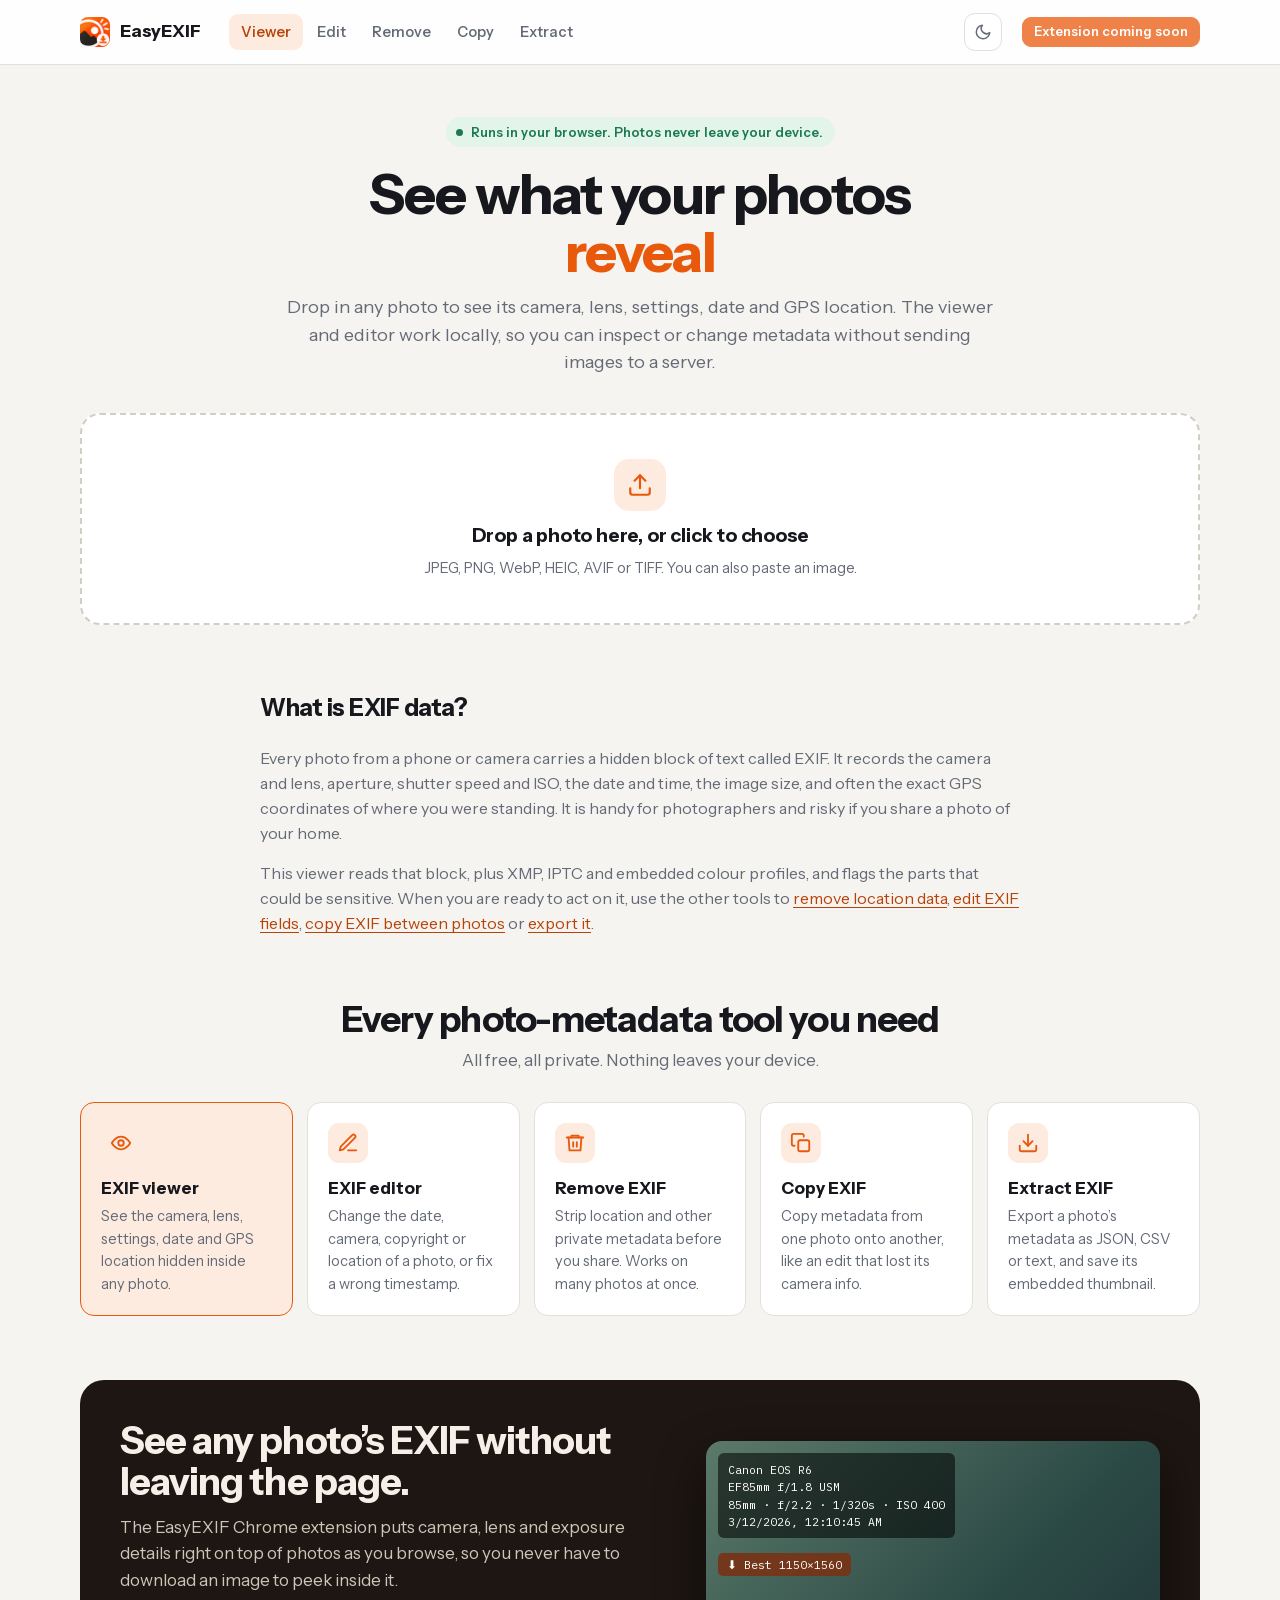
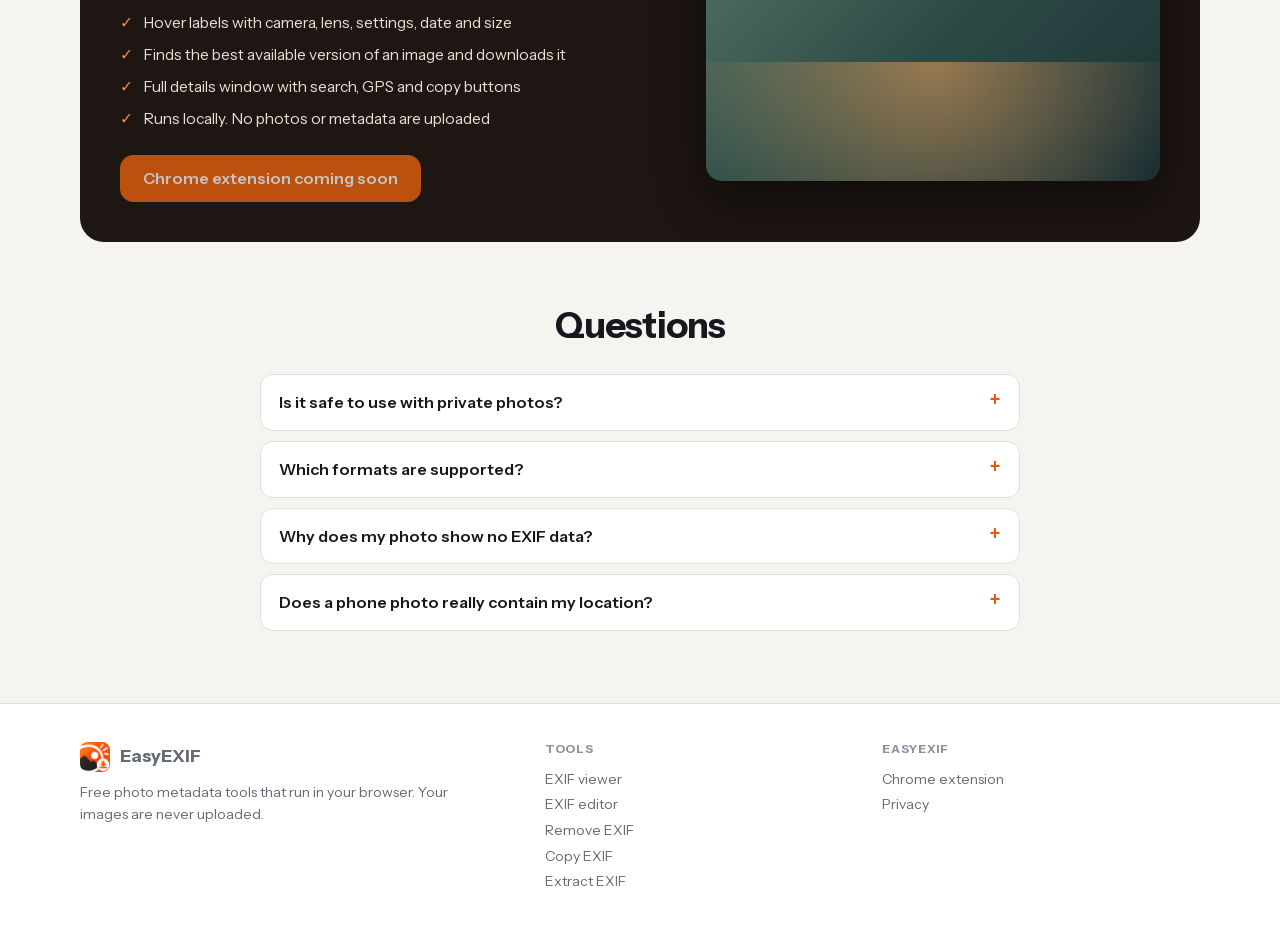
<file: index.html>
<!doctype html>
<html lang="en">
<head>
<meta charset="utf-8">
<meta name="viewport" content="width=device-width, initial-scale=1">
<title>EXIF Viewer & Photo Metadata Tools | EasyEXIF</title>
<meta name="description" content="Free online EXIF viewer. Drop in any photo to see its camera, lens, settings, date and GPS location. Then edit, remove, copy or extract metadata. Runs in your browser and never uploads your images.">
<meta property="og:title" content="EasyEXIF: free EXIF viewer and photo metadata tools">
<meta property="og:description" content="View, edit, remove, copy and extract EXIF data in your browser. Your photos are never uploaded.">
<meta property="og:type" content="website">
<link rel="icon" href="favicon.png">
<link rel="stylesheet" href="css/site.css">
<script src="js/theme.js"></script>
<script type="application/ld+json">{"@context":"https://schema.org","@type":"WebApplication","name":"EasyEXIF EXIF Viewer","applicationCategory":"MultimediaApplication","operatingSystem":"Any","offers":{"@type":"Offer","price":"0","priceCurrency":"USD"},"description":"View, edit, remove, copy and extract EXIF metadata from photos entirely in your browser."}</script>
<script type="application/ld+json">{"@context":"https://schema.org","@type":"FAQPage","mainEntity":[
{"@type":"Question","name":"What is EXIF data?","acceptedAnswer":{"@type":"Answer","text":"EXIF (Exchangeable Image File Format) is information a camera or phone stores inside a photo: the device model, lens, exposure settings, the date and time, and often the GPS location where it was taken."}},
{"@type":"Question","name":"Is it safe to upload my photo here?","acceptedAnswer":{"@type":"Answer","text":"Nothing is uploaded. The viewer and editor run locally in your browser, so you can inspect or change metadata without sending images to a server."}},
{"@type":"Question","name":"Why does my photo have no EXIF data?","acceptedAnswer":{"@type":"Answer","text":"Many websites, messaging apps and social networks remove metadata when you upload a picture. Screenshots and edited exports can also lack it."}}]}</script>
</head>
<body data-tool="view">
<div data-site="header"></div>
<main>
  <section class="hero wrap">
    <span class="eyebrow">Runs in your browser. Photos never leave your device.</span>
    <h1>See what your photos <em>reveal</em></h1>
    <p>Drop in any photo to see its camera, lens, settings, date and GPS location. The viewer and editor work locally, so you can inspect or change metadata without sending images to a server.</p>
  </section>

  <section class="wrap tool">
    <div class="drop" id="drop"></div>
    <div id="out" hidden></div>
  </section>

  <section class="block wrap narrow prose">
    <h2>What is EXIF data?</h2>
    <p>Every photo from a phone or camera carries a hidden block of text called EXIF. It records the camera and lens, aperture, shutter speed and ISO, the date and time, the image size, and often the exact GPS coordinates of where you were standing. It is handy for photographers and risky if you share a photo of your home.</p>
    <p>This viewer reads that block, plus XMP, IPTC and embedded colour profiles, and flags the parts that could be sensitive. When you are ready to act on it, use the other tools to <a href="remove.html">remove location data</a>, <a href="edit.html">edit EXIF fields</a>, <a href="copy.html">copy EXIF between photos</a> or <a href="extract.html">export it</a>.</p>
  </section>

  <section class="block" data-site="tools"></section>
  <section class="promo" data-site="promo"></section>

  <section class="block wrap narrow">
    <div class="section-title"><h2>Questions</h2></div>
    <div class="faq">
      <details><summary>Is it safe to use with private photos?</summary><p>Yes. The viewer and editor work locally in your browser, so you can inspect or change metadata without sending images to a server. You can even disconnect from the internet after the page loads and everything keeps working.</p></details>
      <details><summary>Which formats are supported?</summary><p>You can view metadata in JPEG, PNG, WebP, TIFF, HEIC and AVIF files. Editing, removing and copying work on JPEG, PNG and WebP.</p></details>
      <details><summary>Why does my photo show no EXIF data?</summary><p>Many websites, messaging apps and social networks remove metadata when you upload a picture, and screenshots never have camera data. If you saved the photo from a website, the original may have been stripped before it reached you.</p></details>
      <details><summary>Does a phone photo really contain my location?</summary><p>If location services are on for your camera app, yes: the latitude and longitude are written into the file. The viewer shows it and offers a one-click way to remove it.</p></details>
    </div>
  </section>
</main>
<div data-site="footer"></div>
<script src="js/exif-core.js"></script>
<script src="js/site.js"></script>
<script src="js/viewer.js"></script>
</body>
</html>
</file>
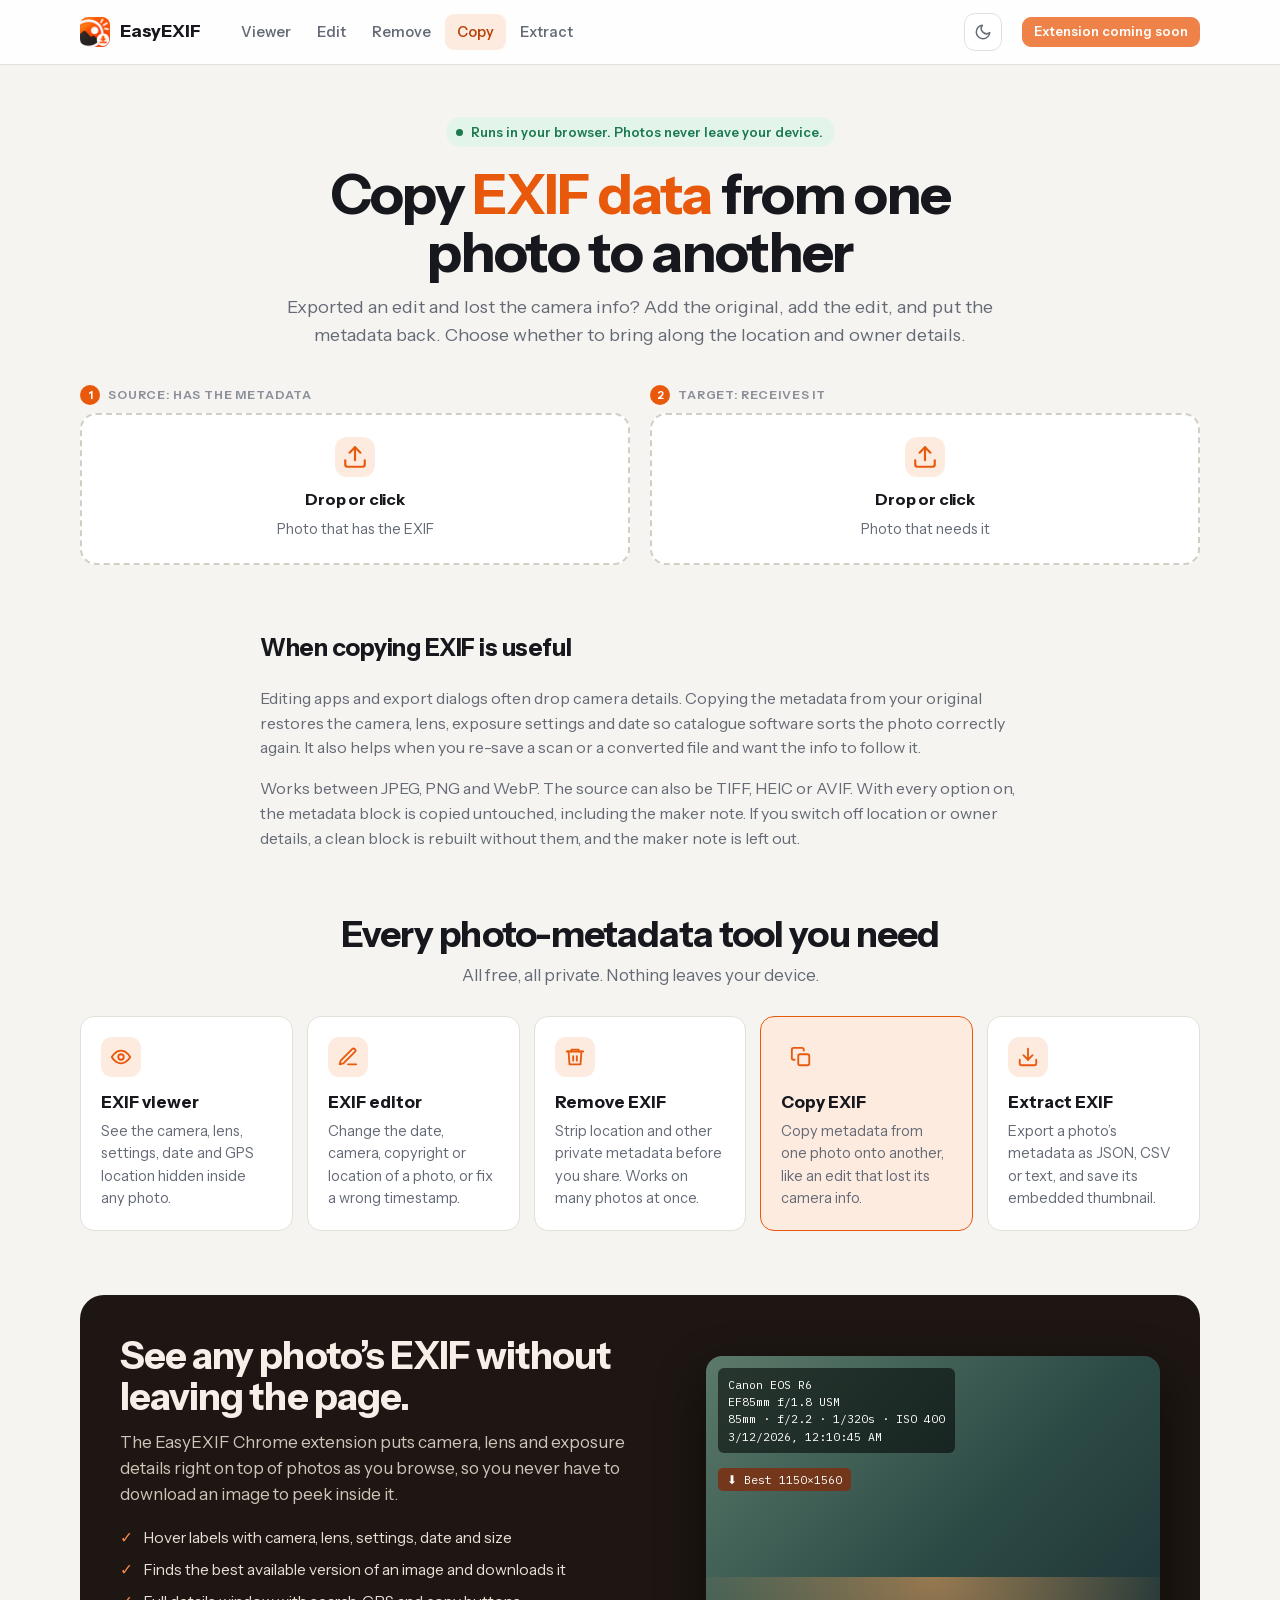
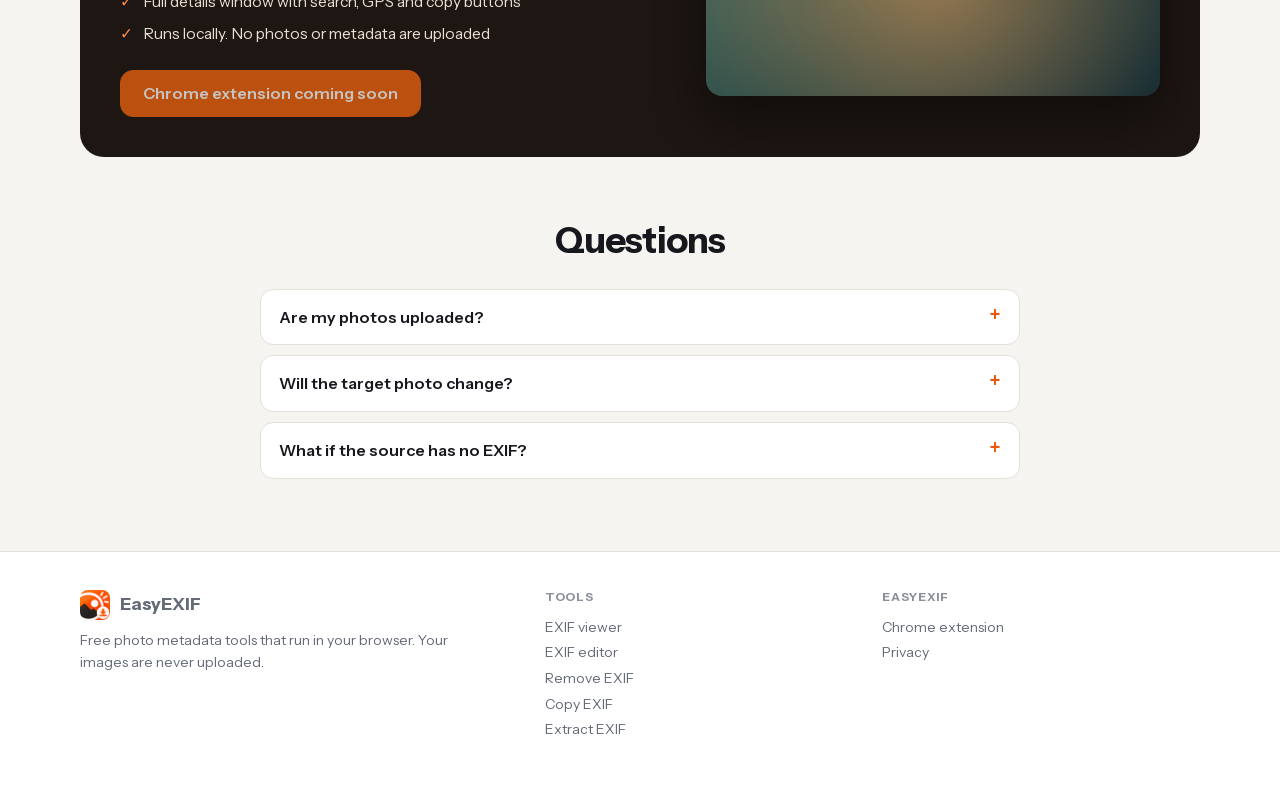
<file: copy.html>
<!doctype html>
<html lang="en">
<head>
<meta charset="utf-8">
<meta name="viewport" content="width=device-width, initial-scale=1">
<title>Copy EXIF Data From One Photo to Another | EasyEXIF</title>
<meta name="description" content="Copy EXIF metadata from one photo onto another: restore camera info lost in an edit or export, or copy GPS and copyright between images. Works in your browser, with no upload.">
<link rel="icon" href="favicon.png">
<link rel="stylesheet" href="css/site.css">
<script src="js/theme.js"></script>
<script type="application/ld+json">{"@context":"https://schema.org","@type":"FAQPage","mainEntity":[
{"@type":"Question","name":"How do I copy EXIF data from one photo to another?","acceptedAnswer":{"@type":"Answer","text":"Add the photo that has the metadata as the source, add the photo that should receive it as the target, and download the new copy. The pixels of the target are unchanged."}}]}</script>
</head>
<body data-tool="copy">
<div data-site="header"></div>
<main>
  <section class="hero wrap">
    <span class="eyebrow">Runs in your browser. Photos never leave your device.</span>
    <h1>Copy <em>EXIF data</em> from one photo to another</h1>
    <p>Exported an edit and lost the camera info? Add the original, add the edit, and put the metadata back. Choose whether to bring along the location and owner details.</p>
  </section>

  <section class="wrap tool stack">
    <div class="two">
      <div class="slot"><div class="slot-title"><i>1</i> Source: has the metadata</div><div class="drop compact" id="drop-src"></div></div>
      <div class="slot"><div class="slot-title"><i>2</i> Target: receives it</div><div class="drop compact" id="drop-tgt"></div></div>
    </div>
    <div id="panel" class="stack" hidden>
      <div class="panel panel-pad stack">
        <div class="row" style="justify-content:space-between"><b>Options</b><button class="btn small" id="swap">Swap photos ⇄</button></div>
        <label class="check"><input type="checkbox" id="o-gps" checked><span>Include GPS location</span></label>
        <label class="check"><input type="checkbox" id="o-owner" checked><span>Include owner and serial numbers<small>Artist name, camera and lens serial numbers, unique image ID.</small></span></label>
        <label class="check"><input type="checkbox" id="o-ori" checked><span>Keep the target’s rotation<small>Prevents the target from turning sideways if the source was rotated differently.</small></span></label>
        <div id="warn"></div>
      </div>
      <div class="panel panel-pad stack"><b>Result preview</b><div class="compare" id="compare"></div></div>
      <div class="panel panel-pad row" style="justify-content:space-between"><div class="muted small">Your original files are never modified. The target’s pixels are not re-compressed.</div>
        <button class="btn primary" id="save" disabled>Download target with copied EXIF</button></div>
    </div>
  </section>

  <section class="block wrap narrow prose">
    <h2>When copying EXIF is useful</h2>
    <p>Editing apps and export dialogs often drop camera details. Copying the metadata from your original restores the camera, lens, exposure settings and date so catalogue software sorts the photo correctly again. It also helps when you re-save a scan or a converted file and want the info to follow it.</p>
    <p>Works between JPEG, PNG and WebP. The source can also be TIFF, HEIC or AVIF. With every option on, the metadata block is copied untouched, including the maker note. If you switch off location or owner details, a clean block is rebuilt without them, and the maker note is left out.</p>
  </section>

  <section class="block" data-site="tools"></section>
  <section class="promo" data-site="promo"></section>

  <section class="block wrap narrow">
    <div class="section-title"><h2>Questions</h2></div>
    <div class="faq">
      <details><summary>Are my photos uploaded?</summary><p>No. Both photos stay in this browser tab.</p></details>
      <details><summary>Will the target photo change?</summary><p>Only its metadata. The pixels are not re-encoded, so quality stays identical.</p></details>
      <details><summary>What if the source has no EXIF?</summary><p>Then there is nothing to copy and the tool tells you so. Use the <a href="edit.html">editor</a> to type the details in by hand.</p></details>
    </div>
  </section>
</main>
<div data-site="footer"></div>
<script src="js/exif-core.js"></script>
<script src="js/site.js"></script>
<script src="js/copy.js"></script>
</body>
</html>
</file>
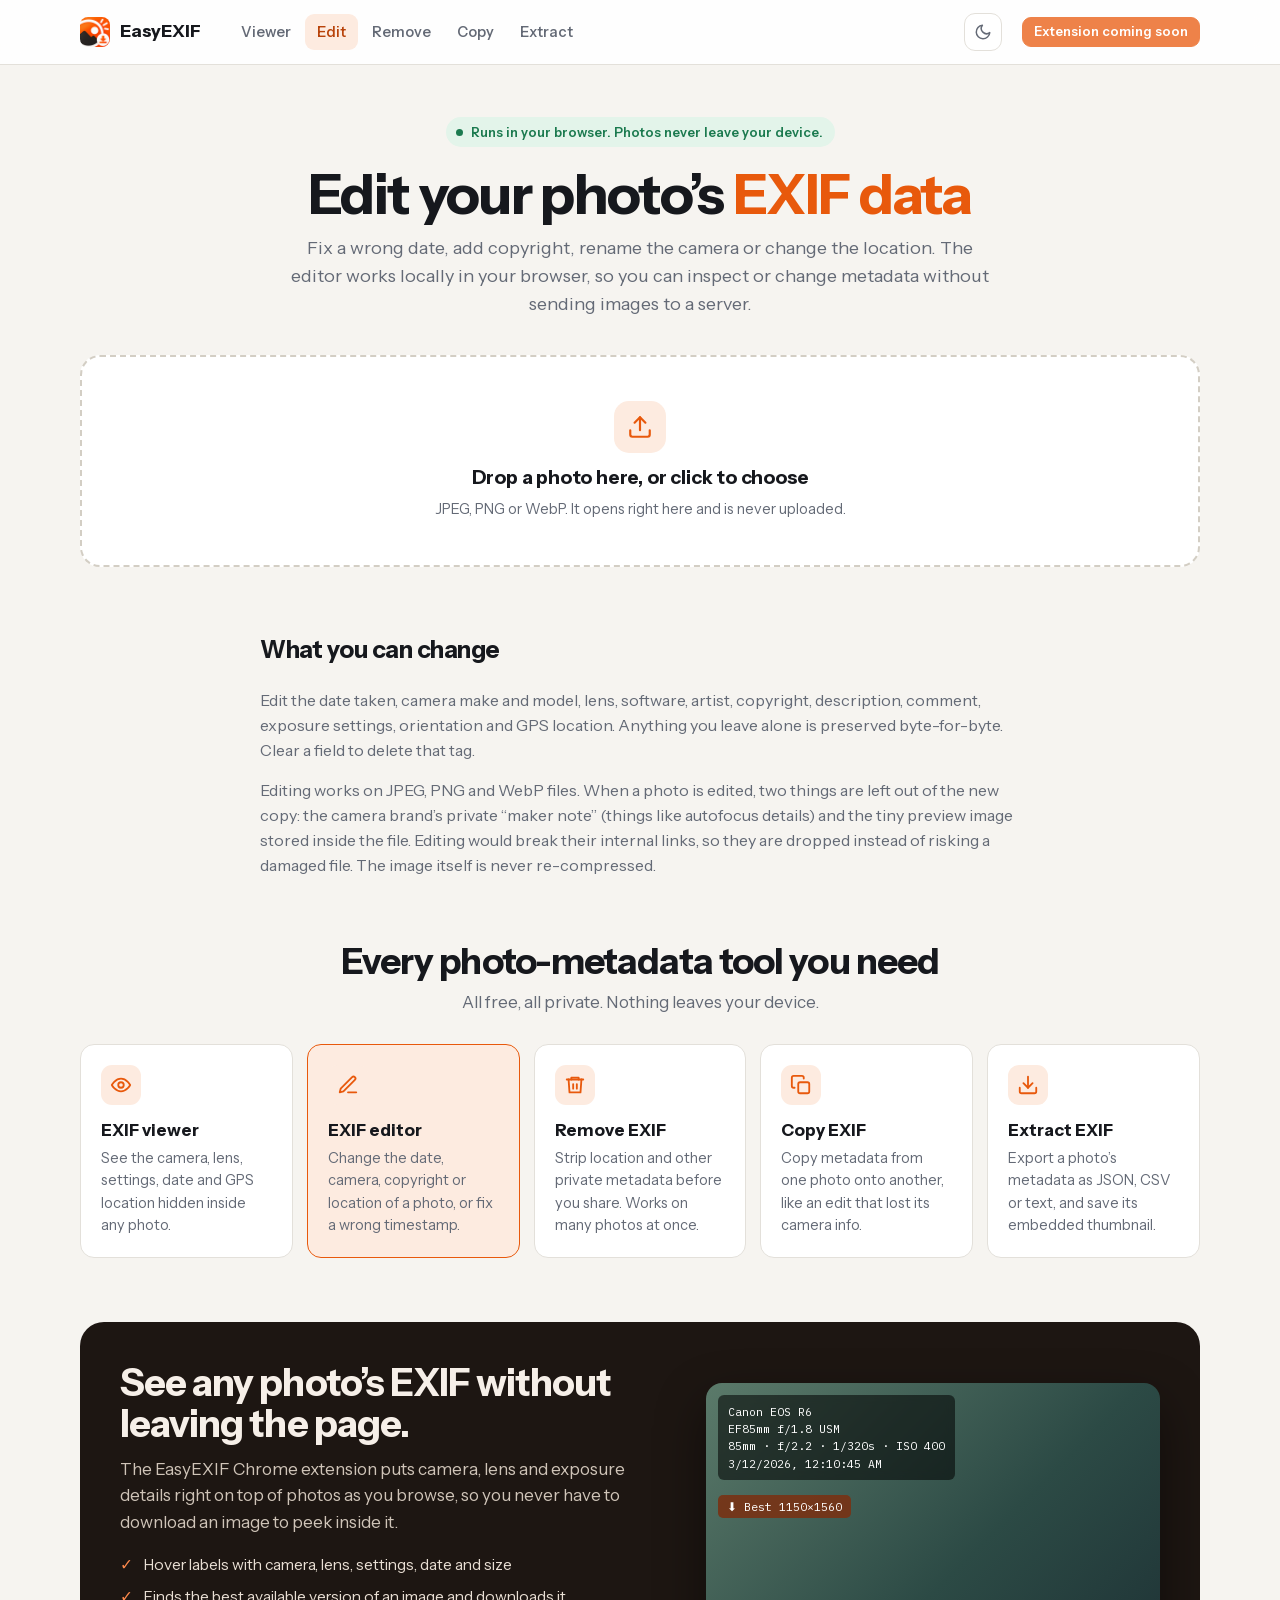
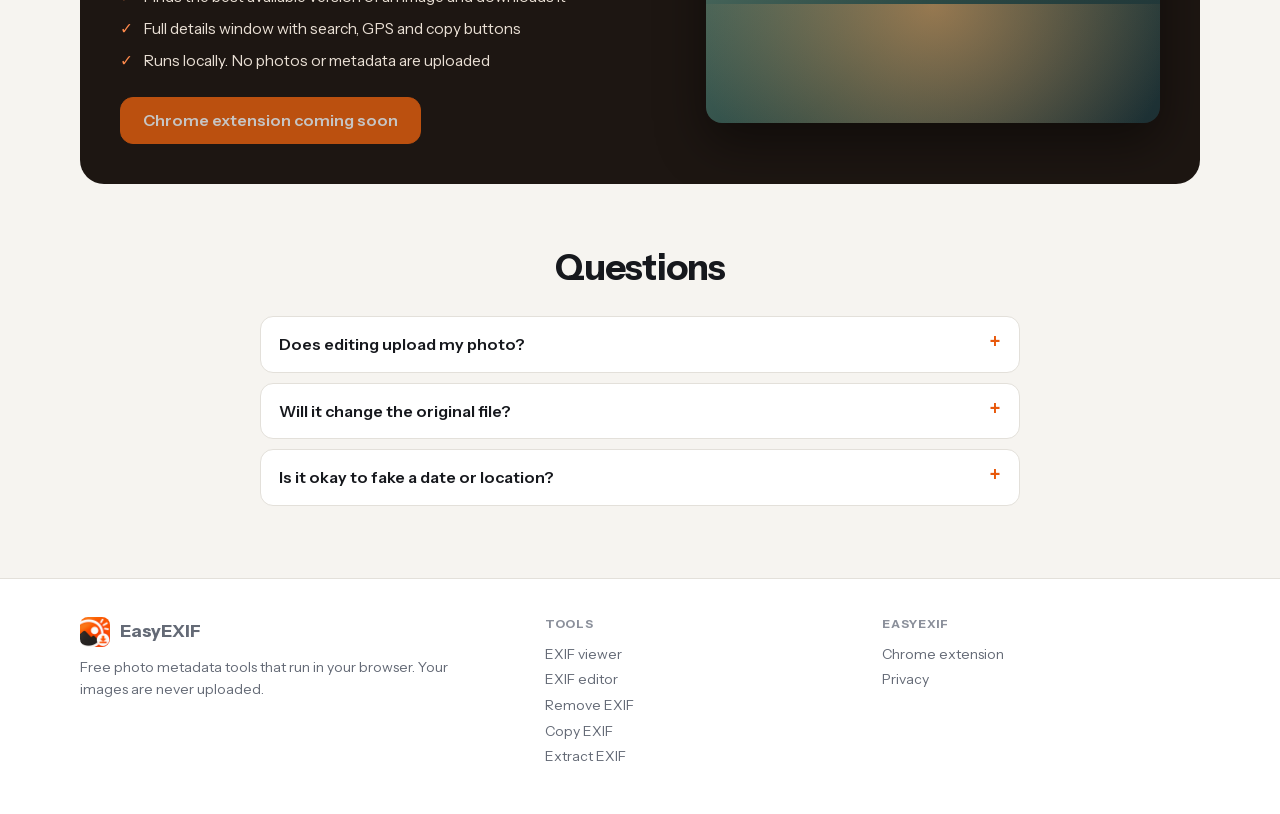
<file: edit.html>
<!doctype html>
<html lang="en">
<head>
<meta charset="utf-8">
<meta name="viewport" content="width=device-width, initial-scale=1">
<title>EXIF Editor: Edit Photo Metadata Online | EasyEXIF</title>
<meta name="description" content="Edit EXIF data online: change the date taken, camera, lens, copyright, artist or GPS location of a JPEG, PNG or WebP photo. Works locally in your browser, with no upload.">
<link rel="icon" href="favicon.png">
<link rel="stylesheet" href="css/site.css">
<script src="js/theme.js"></script>
<script type="application/ld+json">{"@context":"https://schema.org","@type":"FAQPage","mainEntity":[
{"@type":"Question","name":"How do I change the date taken of a photo?","acceptedAnswer":{"@type":"Answer","text":"Open the photo in the EasyEXIF editor, change the Date taken field, and download the edited copy. The original file is never modified."}},
{"@type":"Question","name":"Can I add a GPS location to a photo?","acceptedAnswer":{"@type":"Answer","text":"Yes. Enter a latitude and longitude, or paste a pair of coordinates, and the location is written into the photo's EXIF data."}}]}</script>
</head>
<body data-tool="edit">
<div data-site="header"></div>
<main>
  <section class="hero wrap">
    <span class="eyebrow">Runs in your browser. Photos never leave your device.</span>
    <h1>Edit your photo’s <em>EXIF data</em></h1>
    <p>Fix a wrong date, add copyright, rename the camera or change the location. The editor works locally in your browser, so you can inspect or change metadata without sending images to a server.</p>
  </section>

  <section class="wrap tool stack">
    <div class="drop" id="drop"></div>
    <div class="notice warn" id="unsup" hidden></div>
    <div id="editor" hidden>
      <div class="viewer">
        <aside class="stack">
          <div class="panel preview">
            <div class="frame"><img id="pv" alt="Photo being edited"></div>
            <div class="meta"><div class="file" id="fname"></div><dl class="facts" id="facts"></dl>
              <button class="btn small" id="another">Choose another photo</button></div>
          </div>
        </aside>
        <div class="stack">
          <div class="panel panel-pad">
            <form id="form" class="fields" autocomplete="off">
              <div class="fieldset-title">Description &amp; rights</div>
              <div class="field wide"><label for="f-desc">Description</label><input id="f-desc" data-kind="ifd0" data-tag="ImageDescription" data-type="ascii"></div>
              <div class="field"><label for="f-artist">Artist / photographer</label><input id="f-artist" data-kind="ifd0" data-tag="Artist" data-type="ascii"></div>
              <div class="field"><label for="f-copy">Copyright</label><input id="f-copy" data-kind="ifd0" data-tag="Copyright" data-type="ascii" placeholder="© 2026 Your Name"></div>
              <div class="field wide"><label for="f-comment">Comment</label><input id="f-comment" data-kind="exif" data-tag="UserComment" data-type="comment"></div>

              <div class="fieldset-title">Camera</div>
              <div class="field"><label for="f-make">Make</label><input id="f-make" data-kind="ifd0" data-tag="Make" data-type="ascii"></div>
              <div class="field"><label for="f-model">Model</label><input id="f-model" data-kind="ifd0" data-tag="Model" data-type="ascii"></div>
              <div class="field"><label for="f-lens">Lens</label><input id="f-lens" data-kind="exif" data-tag="LensModel" data-type="ascii"></div>
              <div class="field"><label for="f-soft">Software</label><input id="f-soft" data-kind="ifd0" data-tag="Software" data-type="ascii"></div>

              <div class="fieldset-title">Exposure</div>
              <div class="field"><label for="f-et">Shutter speed (s)</label><input id="f-et" data-kind="exif" data-tag="ExposureTime" data-type="fraction" placeholder="1/250"></div>
              <div class="field"><label for="f-fn">Aperture (f-number)</label><input id="f-fn" data-kind="exif" data-tag="FNumber" data-type="number" inputmode="decimal" placeholder="2.8"></div>
              <div class="field"><label for="f-iso">ISO</label><input id="f-iso" data-kind="exif" data-tag="ISO" data-type="short" inputmode="numeric" placeholder="400"></div>
              <div class="field"><label for="f-fl">Focal length (mm)</label><input id="f-fl" data-kind="exif" data-tag="FocalLength" data-type="number" inputmode="decimal" placeholder="85"></div>

              <div class="fieldset-title">Date &amp; orientation</div>
              <div class="field"><label for="f-date">Date taken</label><input id="f-date" type="datetime-local" step="1" data-kind="exif" data-tag="DateTimeOriginal" data-type="date"></div>
              <div class="field"><label for="f-ori">Orientation</label><select id="f-ori" data-kind="ifd0" data-tag="Orientation" data-type="short">
                <option value="">Not set</option><option value="1">Normal</option><option value="6">Rotate 90° clockwise</option><option value="3">Rotate 180°</option><option value="8">Rotate 90° counter-clockwise</option>
                <option value="2">Mirror horizontal</option><option value="4">Mirror vertical</option><option value="5">Mirror + rotate 90° CCW</option><option value="7">Mirror + rotate 90° CW</option></select></div>
              <label class="check field wide"><input type="checkbox" id="all-dates"><span>Use this date for every date field<small>Also sets Create date and Modify date so they match.</small></span></label>

              <div class="fieldset-title">GPS location</div>
              <div class="field wide"><label for="f-latlon">Paste coordinates</label><input id="f-latlon" placeholder="37.7749, -122.4194"><small>Latitude, longitude in decimal degrees. Copy these straight from a map app.</small></div>
              <div class="field"><label for="f-lat">Latitude</label><input id="f-lat" inputmode="decimal"></div>
              <div class="field"><label for="f-lon">Longitude</label><input id="f-lon" inputmode="decimal"></div>
              <div class="field"><label for="f-alt">Altitude (m)</label><input id="f-alt" inputmode="decimal"></div>
              <div class="field" style="align-content:end"><button type="button" class="btn" id="clear-gps">Remove location</button></div>
            </form>
          </div>
          <div id="notes" class="stack"></div>
          <div class="panel panel-pad row" style="justify-content:space-between">
            <div><b id="changes">No changes yet</b><div class="muted small">Your original file is never modified. You download a new copy.</div></div>
            <div class="row"><button class="btn" id="reset">Reset</button><button class="btn primary" id="save" disabled>Download edited photo</button></div>
          </div>
        </div>
      </div>
    </div>
  </section>

  <section class="block wrap narrow prose">
    <h2>What you can change</h2>
    <p>Edit the date taken, camera make and model, lens, software, artist, copyright, description, comment, exposure settings, orientation and GPS location. Anything you leave alone is preserved byte-for-byte. Clear a field to delete that tag.</p>
    <p>Editing works on JPEG, PNG and WebP files. When a photo is edited, two things are left out of the new copy: the camera brand’s private “maker note” (things like autofocus details) and the tiny preview image stored inside the file. Editing would break their internal links, so they are dropped instead of risking a damaged file. The image itself is never re-compressed.</p>
  </section>

  <section class="block" data-site="tools"></section>
  <section class="promo" data-site="promo"></section>

  <section class="block wrap narrow">
    <div class="section-title"><h2>Questions</h2></div>
    <div class="faq">
      <details><summary>Does editing upload my photo?</summary><p>No. The editor is designed to work locally in your browser so you can inspect or change metadata without sending images to a server.</p></details>
      <details><summary>Will it change the original file?</summary><p>No. Your browser can’t modify files in place. You download a new copy and keep the original.</p></details>
      <details><summary>Is it okay to fake a date or location?</summary><p>Use it for fixing mistakes: scanned photos, wrong camera clocks, photos taken with location services off. Please do not use it to mislead people.</p></details>
    </div>
  </section>
</main>
<div data-site="footer"></div>
<script src="js/exif-core.js"></script>
<script src="js/site.js"></script>
<script src="js/edit.js"></script>
</body>
</html>
</file>
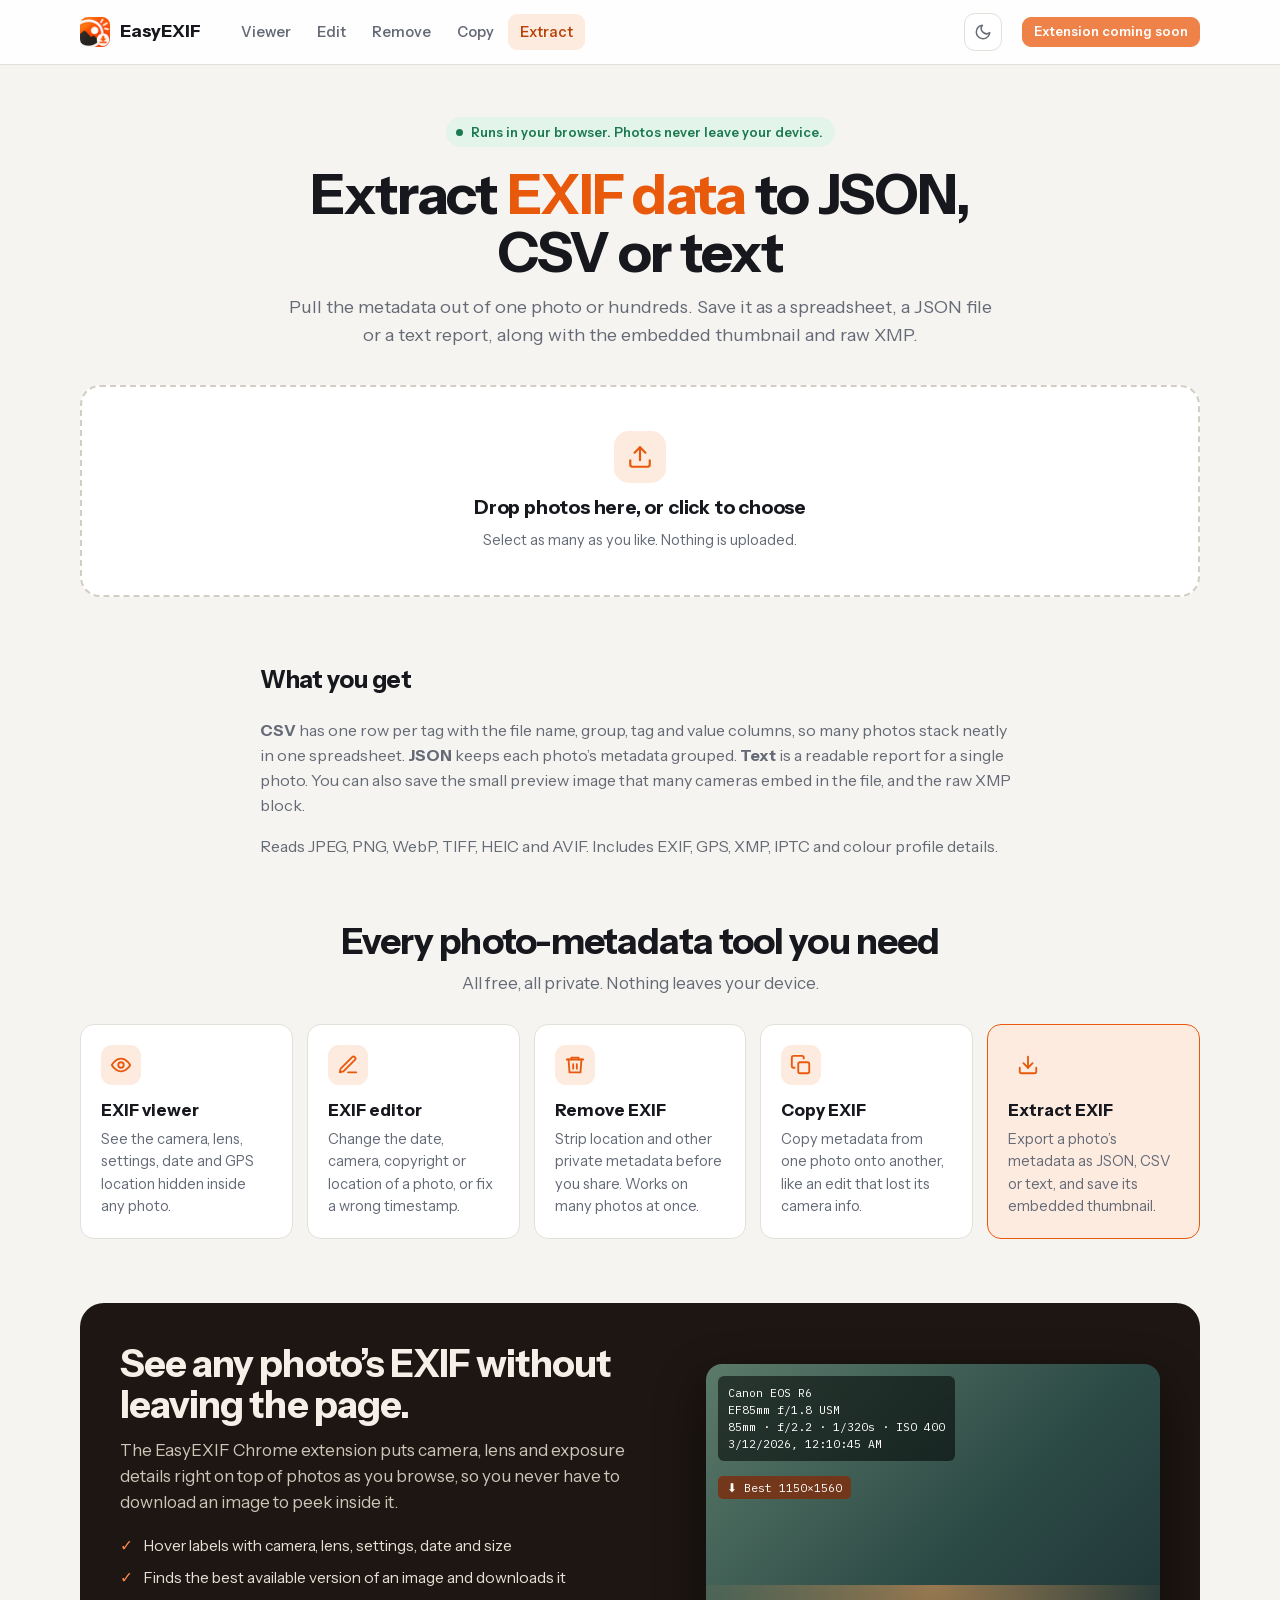
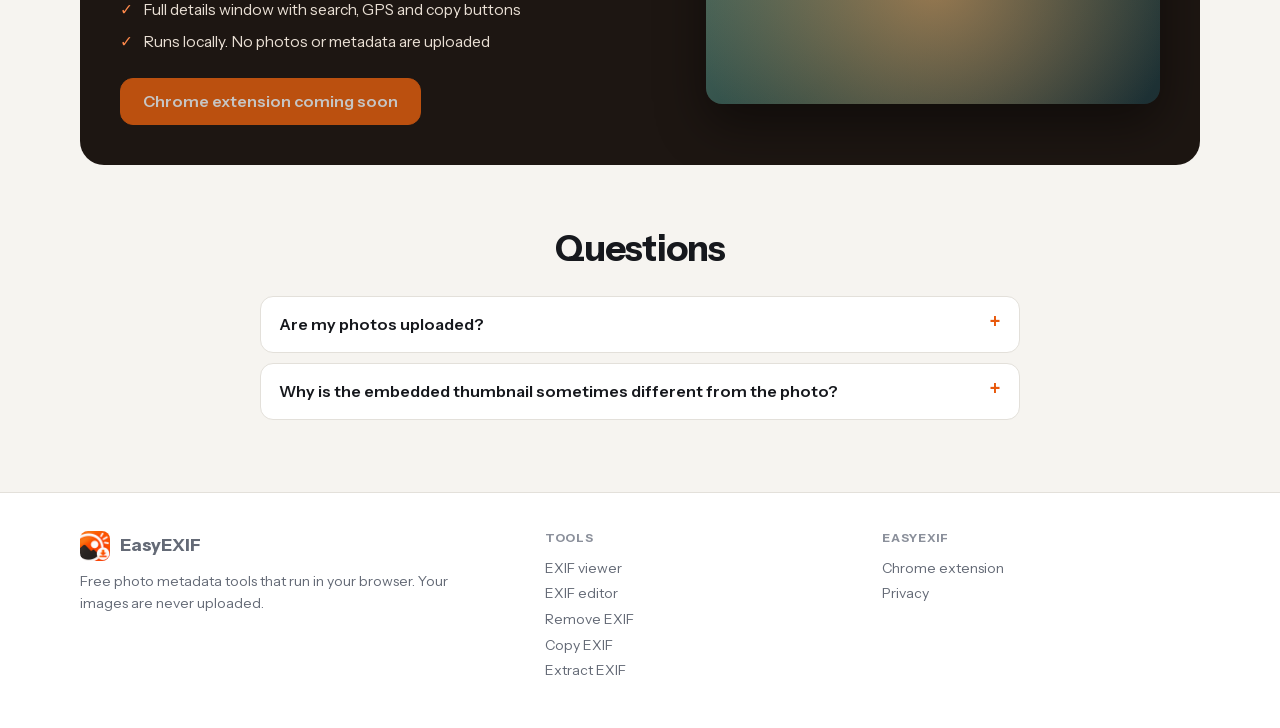
<file: extract.html>
<!doctype html>
<html lang="en">
<head>
<meta charset="utf-8">
<meta name="viewport" content="width=device-width, initial-scale=1">
<title>Extract EXIF Data to JSON, CSV or Text | EasyEXIF</title>
<meta name="description" content="Extract EXIF metadata from photos and export it as JSON, CSV or plain text. Also save the embedded thumbnail and raw XMP. Works in your browser, with no upload.">
<link rel="icon" href="favicon.png">
<link rel="stylesheet" href="css/site.css">
<script src="js/theme.js"></script>
<script type="application/ld+json">{"@context":"https://schema.org","@type":"FAQPage","mainEntity":[
{"@type":"Question","name":"How do I export EXIF data to a spreadsheet?","acceptedAnswer":{"@type":"Answer","text":"Drop one or many photos into the EasyEXIF extractor and download the combined CSV. Each row is one tag from one photo, ready to open in Excel or Google Sheets."}}]}</script>
</head>
<body data-tool="extract">
<div data-site="header"></div>
<main>
  <section class="hero wrap">
    <span class="eyebrow">Runs in your browser. Photos never leave your device.</span>
    <h1>Extract <em>EXIF data</em> to JSON, CSV or text</h1>
    <p>Pull the metadata out of one photo or hundreds. Save it as a spreadsheet, a JSON file or a text report, along with the embedded thumbnail and raw XMP.</p>
  </section>

  <section class="wrap tool stack">
    <div class="drop" id="drop"></div>
    <div id="work" class="stack" hidden>
      <div class="panel panel-pad row" style="justify-content:space-between">
        <div><b id="count"></b><div class="muted small">Exports include every tag found in each photo.</div></div>
        <div class="row"><button class="btn primary" id="all-csv">Download CSV</button><button class="btn" id="all-json">Download JSON</button><button class="btn" id="clear">Clear</button></div>
      </div>
      <div class="files" id="list"></div>
      <div class="panel" id="preview-panel" hidden style="overflow:hidden"><div class="results-head"><b id="preview-title"></b><button class="btn small" id="preview-copy">Copy</button></div><pre class="xmp-raw" id="preview" style="max-height:420px"></pre></div>
    </div>
  </section>

  <section class="block wrap narrow prose">
    <h2>What you get</h2>
    <p><b>CSV</b> has one row per tag with the file name, group, tag and value columns, so many photos stack neatly in one spreadsheet. <b>JSON</b> keeps each photo’s metadata grouped. <b>Text</b> is a readable report for a single photo. You can also save the small preview image that many cameras embed in the file, and the raw XMP block.</p>
    <p>Reads JPEG, PNG, WebP, TIFF, HEIC and AVIF. Includes EXIF, GPS, XMP, IPTC and colour profile details.</p>
  </section>

  <section class="block" data-site="tools"></section>
  <section class="promo" data-site="promo"></section>

  <section class="block wrap narrow">
    <div class="section-title"><h2>Questions</h2></div>
    <div class="faq">
      <details><summary>Are my photos uploaded?</summary><p>No. Extraction runs entirely in this tab.</p></details>
      <details><summary>Why is the embedded thumbnail sometimes different from the photo?</summary><p>The thumbnail is written when the photo is taken and edits often do not update it. That is why it can show the uncropped original.</p></details>
    </div>
  </section>
</main>
<div data-site="footer"></div>
<script src="js/exif-core.js"></script>
<script src="js/site.js"></script>
<script src="js/extract.js"></script>
</body>
</html>
</file>
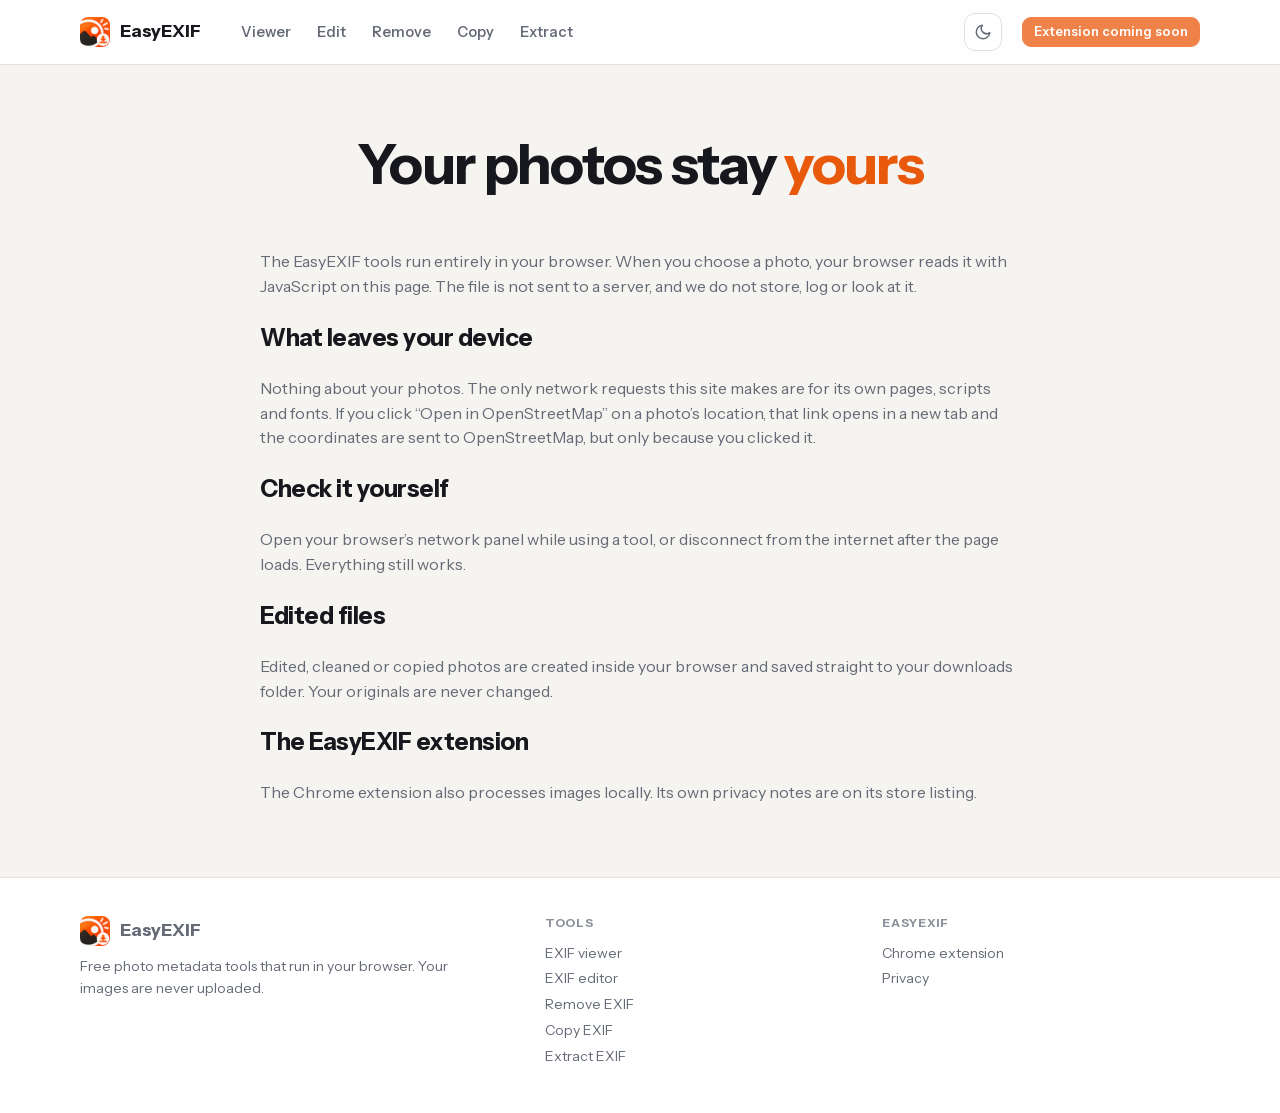
<file: privacy.html>
<!doctype html>
<html lang="en">
<head>
<meta charset="utf-8">
<meta name="viewport" content="width=device-width, initial-scale=1">
<title>Privacy | EasyEXIF</title>
<meta name="description" content="How EasyEXIF handles your photos: everything runs locally in your browser and nothing is uploaded.">
<link rel="icon" href="favicon.png">
<link rel="stylesheet" href="css/site.css">
<script src="js/theme.js"></script>
</head>
<body data-tool="">
<div data-site="header"></div>
<main>
  <section class="hero wrap"><h1>Your photos stay <em>yours</em></h1></section>
  <section class="narrow prose">
    <p>The EasyEXIF tools run entirely in your browser. When you choose a photo, your browser reads it with JavaScript on this page. The file is not sent to a server, and we do not store, log or look at it.</p>
    <h2>What leaves your device</h2>
    <p>Nothing about your photos. The only network requests this site makes are for its own pages, scripts and fonts. If you click “Open in OpenStreetMap” on a photo’s location, that link opens in a new tab and the coordinates are sent to OpenStreetMap, but only because you clicked it.</p>
    <h2>Check it yourself</h2>
    <p>Open your browser’s network panel while using a tool, or disconnect from the internet after the page loads. Everything still works.</p>
    <h2>Edited files</h2>
    <p>Edited, cleaned or copied photos are created inside your browser and saved straight to your downloads folder. Your originals are never changed.</p>
    <h2>The EasyEXIF extension</h2>
    <p>The Chrome extension also processes images locally. Its own privacy notes are on its store listing.</p>
  </section>
</main>
<div data-site="footer"></div>
<script src="js/site.js"></script>
</body>
</html>
</file>
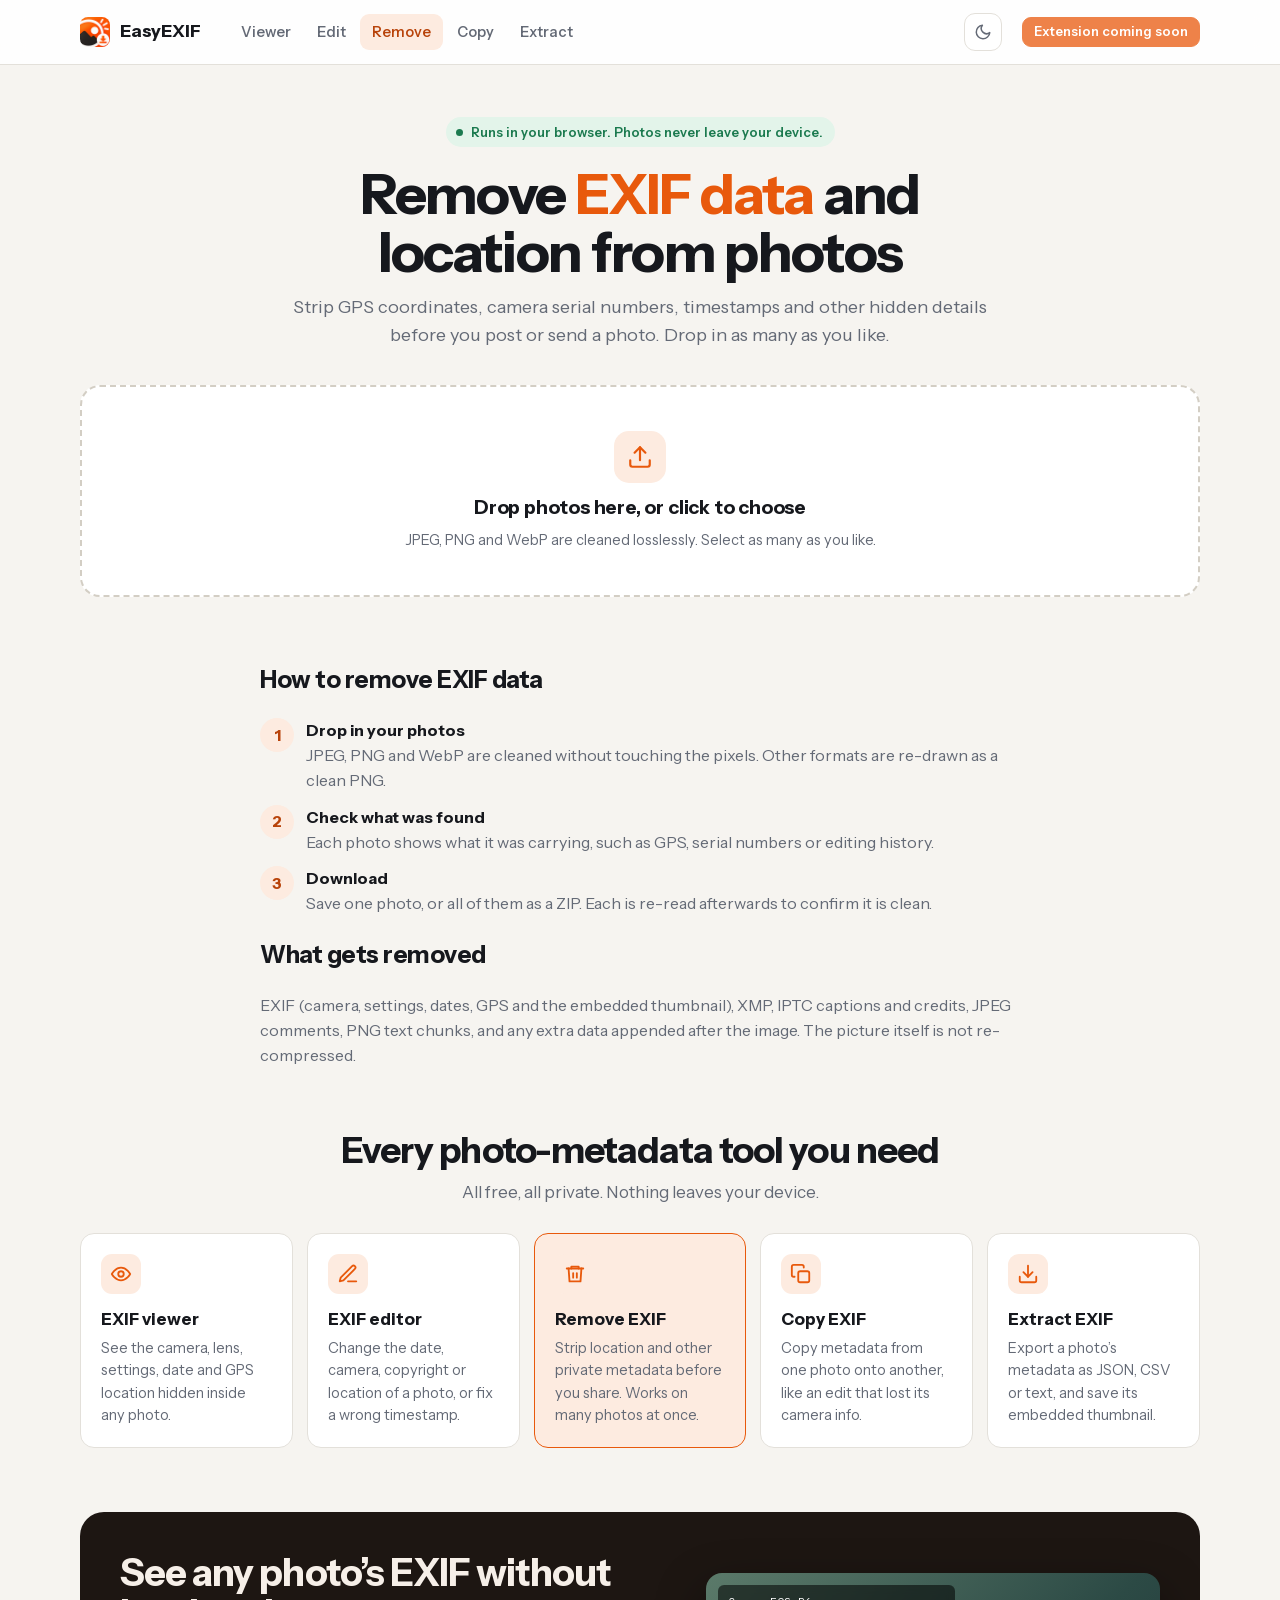
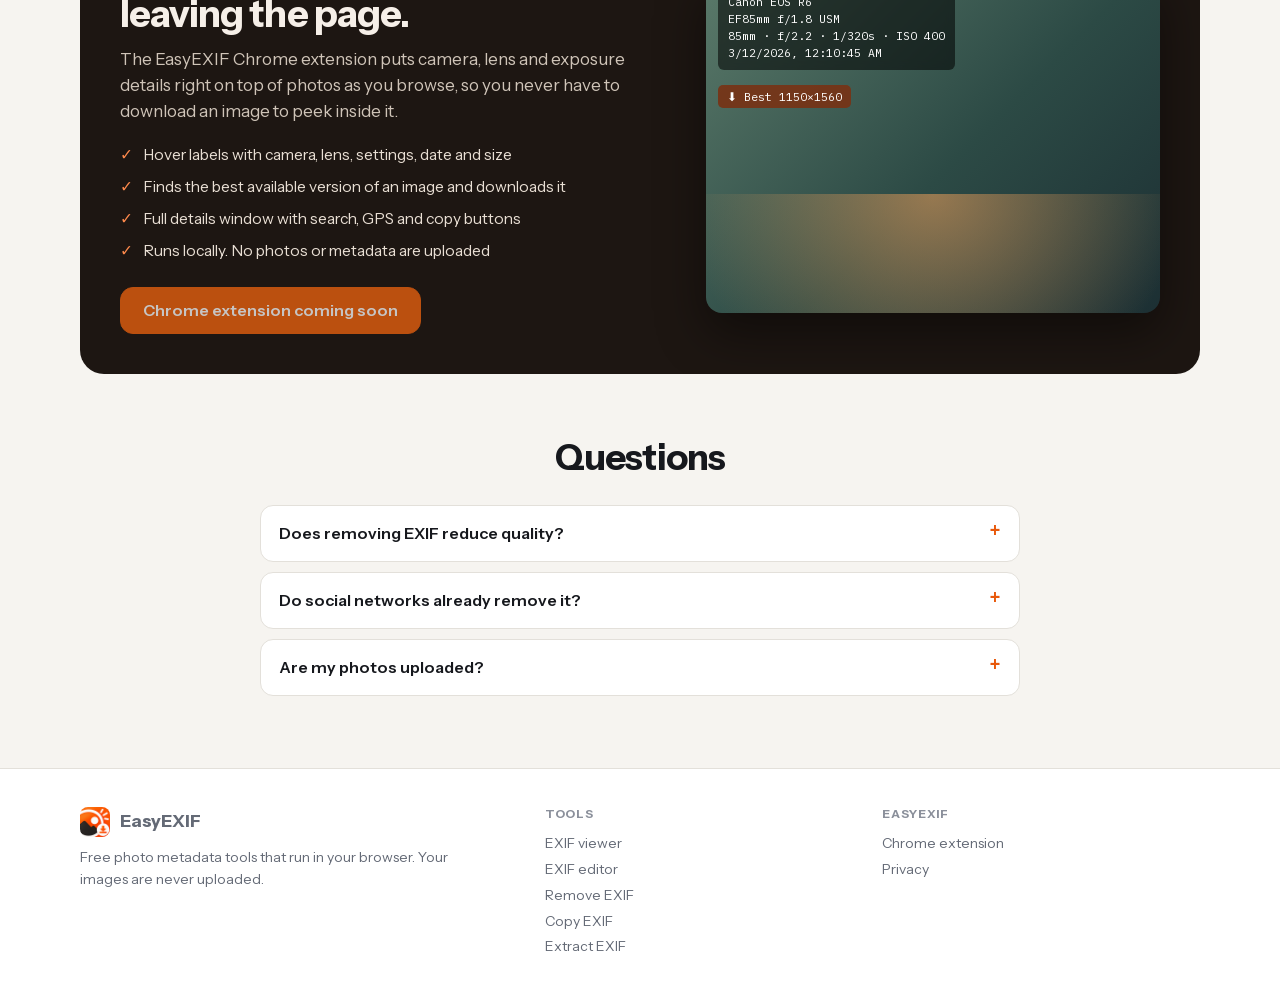
<file: remove.html>
<!doctype html>
<html lang="en">
<head>
<meta charset="utf-8">
<meta name="viewport" content="width=device-width, initial-scale=1">
<title>Remove EXIF Data From Photos Online (Free, Private) | EasyEXIF</title>
<meta name="description" content="Remove EXIF data, GPS location and other hidden metadata from JPEG, PNG and WebP photos. Works on many photos at once, runs in your browser, and never uploads your images.">
<link rel="icon" href="favicon.png">
<link rel="stylesheet" href="css/site.css">
<script src="js/theme.js"></script>
<script type="application/ld+json">{"@context":"https://schema.org","@type":"FAQPage","mainEntity":[
{"@type":"Question","name":"How do I remove location data from a photo?","acceptedAnswer":{"@type":"Answer","text":"Drop the photo into the EasyEXIF remover. It deletes the EXIF block, which holds the GPS coordinates, together with XMP, IPTC and comments, and gives you a clean copy to download."}},
{"@type":"Question","name":"Does removing EXIF reduce image quality?","acceptedAnswer":{"@type":"Answer","text":"No. The image data is not re-encoded. Only the metadata around it is removed, so the pixels stay exactly the same."}}]}</script>
</head>
<body data-tool="remove">
<div data-site="header"></div>
<main>
  <section class="hero wrap">
    <span class="eyebrow">Runs in your browser. Photos never leave your device.</span>
    <h1>Remove <em>EXIF data</em> and location from photos</h1>
    <p>Strip GPS coordinates, camera serial numbers, timestamps and other hidden details before you post or send a photo. Drop in as many as you like.</p>
  </section>

  <section class="wrap tool stack">
    <div class="drop" id="drop"></div>
    <div id="work" class="stack" hidden>
      <div class="panel panel-pad stack">
        <div class="row" style="justify-content:space-between">
          <div class="stack" style="gap:10px">
            <label class="check"><input type="checkbox" id="opt-ori" checked><span>Keep the photo’s rotation<small>Otherwise some photos could appear sideways.</small></span></label>
            <label class="check"><input type="checkbox" id="opt-icc" checked><span>Keep the colour profile<small>Needed for accurate colours. It describes colour, not you.</small></span></label>
          </div>
          <div class="row"><button class="btn primary" id="dl-all">Download clean photos</button><button class="btn" id="clear">Clear</button></div>
        </div>
      </div>
      <div class="files" id="list"></div>
    </div>
  </section>

  <section class="block wrap narrow prose">
    <h2>How to remove EXIF data</h2>
    <ol class="steps">
      <li><div><b>Drop in your photos</b>JPEG, PNG and WebP are cleaned without touching the pixels. Other formats are re-drawn as a clean PNG.</div></li>
      <li><div><b>Check what was found</b>Each photo shows what it was carrying, such as GPS, serial numbers or editing history.</div></li>
      <li><div><b>Download</b>Save one photo, or all of them as a ZIP. Each is re-read afterwards to confirm it is clean.</div></li>
    </ol>
    <h2>What gets removed</h2>
    <p>EXIF (camera, settings, dates, GPS and the embedded thumbnail), XMP, IPTC captions and credits, JPEG comments, PNG text chunks, and any extra data appended after the image. The picture itself is not re-compressed.</p>
  </section>

  <section class="block" data-site="tools"></section>
  <section class="promo" data-site="promo"></section>

  <section class="block wrap narrow">
    <div class="section-title"><h2>Questions</h2></div>
    <div class="faq">
      <details><summary>Does removing EXIF reduce quality?</summary><p>No. Photos are not re-encoded. Only the metadata around the image is removed, so the pixels stay exactly the same.</p></details>
      <details><summary>Do social networks already remove it?</summary><p>Many do, but not all, and not for every kind of upload (original-quality downloads, email attachments, forum and marketplace listings, direct messages). Cleaning a photo yourself means you do not have to guess.</p></details>
      <details><summary>Are my photos uploaded?</summary><p>No. Cleaning happens inside this tab, and the files never touch a server.</p></details>
    </div>
  </section>
</main>
<div data-site="footer"></div>
<script src="js/exif-core.js"></script>
<script src="js/site.js"></script>
<script src="js/remove.js"></script>
</body>
</html>
</file>
<file: css/site.css>
@font-face { font-family: "Instrument Sans"; src: url("../fonts/InstrumentSans-var.woff2") format("woff2"); font-weight: 400 700; font-style: normal; font-display: swap; }
@font-face { font-family: "IBM Plex Mono"; src: url("../fonts/IBMPlexMono-400.woff2") format("woff2"); font-weight: 400; font-style: normal; font-display: swap; }

:root {
  color-scheme: light dark;
  --ink: #16181d; --muted: #646a76; --faint: #8b909b; --line: #e3e0da; --paper: #ffffff; --canvas: #f6f4f0; --raised: #faf8f4;
  --accent: #e8590c; --accent-hover: #d14f08; --accent-soft: #fdebe0; --accent-ink: #b8430a;
  --ok: #1b7a4f; --ok-soft: #e3f4ea; --warn: #a8670a; --warn-soft: #fbefd5; --bad: #b3261e; --bad-soft: #fde7e5;
  --font: "Instrument Sans", system-ui, -apple-system, "Segoe UI", sans-serif;
  --mono: "IBM Plex Mono", ui-monospace, "SF Mono", Menlo, monospace;
  --radius: 14px;
  --shadow: 0 1px 2px rgba(22, 24, 29, .05), 0 8px 24px rgba(22, 24, 29, .06);
}
@media (prefers-color-scheme: dark) {
  :root:not([data-theme="light"]) {
    --ink: #f1efe9; --muted: #aaa89f; --faint: #7f7d76; --line: #2f2e2b; --paper: #1b1a18; --canvas: #121110; --raised: #232220;
    --accent: #f06a1f; --accent-hover: #ff7d36; --accent-soft: #3a2316; --accent-ink: #ff9a5c;
    --ok: #55c58c; --ok-soft: #153324; --warn: #e6b24d; --warn-soft: #382b10; --bad: #ff8a80; --bad-soft: #3a1b18;
    --shadow: 0 1px 2px rgba(0, 0, 0, .3), 0 8px 24px rgba(0, 0, 0, .35);
    color-scheme: dark;
  }
}
:root[data-theme="dark"] {
    --ink: #f1efe9; --muted: #aaa89f; --faint: #7f7d76; --line: #2f2e2b; --paper: #1b1a18; --canvas: #121110; --raised: #232220;
    --accent: #f06a1f; --accent-hover: #ff7d36; --accent-soft: #3a2316; --accent-ink: #ff9a5c;
    --ok: #55c58c; --ok-soft: #153324; --warn: #e6b24d; --warn-soft: #382b10; --bad: #ff8a80; --bad-soft: #3a1b18;
    --shadow: 0 1px 2px rgba(0, 0, 0, .3), 0 8px 24px rgba(0, 0, 0, .35);
  color-scheme: dark;
}
:root[data-theme="light"] { color-scheme: light; }

* { box-sizing: border-box; }
[hidden] { display: none !important; }
html { scroll-behavior: smooth; }
body { margin: 0; background: var(--canvas); color: var(--ink); font: 16px/1.55 var(--font); -webkit-font-smoothing: antialiased; }
img { max-width: 100%; display: block; }
a { color: var(--accent-ink); text-underline-offset: 3px; }
a:hover { color: var(--accent); }
:focus-visible { outline: 2px solid var(--accent); outline-offset: 2px; border-radius: 6px; }
button, input, select, textarea { font: inherit; color: inherit; }
.wrap { width: min(1120px, 100% - 32px); margin-inline: auto; }
.narrow { width: min(760px, 100% - 32px); margin-inline: auto; }
.mono { font-family: var(--mono); }
.sr-only { position: absolute; width: 1px; height: 1px; overflow: hidden; clip: rect(0 0 0 0); white-space: nowrap; }

/* ---------- header / footer */
.site-header { position: sticky; top: 0; z-index: 20; background: color-mix(in srgb, var(--paper) 88%, transparent); backdrop-filter: blur(12px); border-bottom: 1px solid var(--line); }
.site-header .wrap { display: flex; align-items: center; gap: 20px; min-height: 64px; }
.brand { display: flex; align-items: center; gap: 10px; font-weight: 700; font-size: 18px; color: var(--ink); text-decoration: none; letter-spacing: -.01em; }
.brand img { width: 30px; height: 30px; border-radius: 8px; }
.nav { display: flex; gap: 2px; margin-left: 8px; flex: 1; overflow-x: auto; scrollbar-width: none; }
.nav a { padding: 7px 12px; border-radius: 9px; color: var(--muted); text-decoration: none; font-size: 14.5px; font-weight: 550; white-space: nowrap; }
.nav a:hover { color: var(--ink); background: var(--raised); }
.nav a[aria-current="page"] { color: var(--accent-ink); background: var(--accent-soft); }
.btn { display: inline-flex; align-items: center; justify-content: center; gap: 8px; padding: 9px 16px; border-radius: 11px; border: 1px solid var(--line); background: var(--paper); color: var(--ink); font-weight: 600; font-size: 14.5px; text-decoration: none; cursor: pointer; line-height: 1.2; }
.btn:hover:not(:disabled) { border-color: var(--accent); background: var(--accent-soft); color: var(--accent-ink); }
.btn:disabled { opacity: .45; cursor: not-allowed; }
.btn.primary { background: var(--accent); border-color: var(--accent); color: #fff; }
.btn.primary:hover:not(:disabled) { background: var(--accent-hover); border-color: var(--accent-hover); color: #fff; }
.btn.small { padding: 6px 11px; font-size: 13px; border-radius: 9px; }
.btn.big { padding: 13px 22px; font-size: 16px; border-radius: 13px; }
.site-footer { margin-top: 72px; border-top: 1px solid var(--line); background: var(--paper); padding: 36px 0 44px; color: var(--muted); font-size: 14px; }
.site-footer .wrap { display: grid; gap: 20px; grid-template-columns: 1.4fr 1fr 1fr; }
.site-footer h4 { margin: 0 0 8px; font-size: 12px; text-transform: uppercase; letter-spacing: .07em; color: var(--faint); }
.site-footer a { display: block; color: var(--muted); text-decoration: none; padding: 2px 0; }
.site-footer a:hover { color: var(--accent-ink); }
.site-footer p { margin: 8px 0 0; max-width: 40ch; }

/* ---------- hero */
.hero { padding: 52px 0 28px; text-align: center; }
.eyebrow { display: inline-flex; align-items: center; gap: 8px; padding: 5px 12px 5px 10px; border-radius: 999px; background: var(--ok-soft); color: var(--ok); font-size: 13px; font-weight: 600; }
.eyebrow::before { content: ""; width: 7px; height: 7px; border-radius: 50%; background: currentColor; }
.hero h1 { margin: 18px auto 12px; max-width: 18ch; font-size: clamp(34px, 6vw, 56px); line-height: 1.04; letter-spacing: -.03em; font-weight: 700; }
.hero h1 em { font-style: normal; color: var(--accent); }
.hero p { margin: 0 auto; max-width: 60ch; color: var(--muted); font-size: 18px; }

/* ---------- dropzone */
.drop { display: grid; place-items: center; text-align: center; gap: 6px; padding: 44px 24px; border: 2px dashed #d3cec4; border-radius: 20px; background: var(--paper); cursor: pointer; transition: border-color .15s, background .15s; }
@media (prefers-color-scheme: dark) { :root:not([data-theme="light"]) .drop { border-color: #444138; } }
:root[data-theme="dark"] .drop { border-color: #444138; }
.drop:hover, .drop.over { border-color: var(--accent); background: var(--accent-soft); }
.drop .icon { width: 52px; height: 52px; border-radius: 15px; background: var(--accent-soft); color: var(--accent); display: grid; place-items: center; margin-bottom: 4px; }
.drop strong { font-size: 19px; letter-spacing: -.01em; }
.drop span { color: var(--muted); font-size: 14.5px; }
.drop.compact { padding: 22px 18px; border-radius: 16px; }
.drop.compact .icon { width: 40px; height: 40px; border-radius: 12px; }
.drop.compact strong { font-size: 16px; }
.drop.filled { border-style: solid; border-color: var(--line); cursor: default; }
.drop input { display: none; }
.drop .inner { display: grid; justify-items: center; gap: 6px; width: 100%; }

/* ---------- panels */
.panel { background: var(--paper); border: 1px solid var(--line); border-radius: var(--radius); box-shadow: var(--shadow); }
.panel-pad { padding: 20px; }
.panel h2, .panel h3 { margin: 0 0 4px; letter-spacing: -.01em; }
.muted { color: var(--muted); }
.small { font-size: 13.5px; }
.stack { display: grid; gap: 16px; }
.row { display: flex; flex-wrap: wrap; gap: 10px; align-items: center; }
.tool { margin-top: 8px; }
.notice { padding: 11px 14px; border-radius: 11px; font-size: 14px; background: var(--accent-soft); color: var(--accent-ink); }
.notice.ok { background: var(--ok-soft); color: var(--ok); }
.notice.warn { background: var(--warn-soft); color: var(--warn); }
.notice.bad { background: var(--bad-soft); color: var(--bad); }

/* ---------- viewer */
.viewer { display: grid; grid-template-columns: minmax(280px, 380px) 1fr; gap: 20px; margin-top: 20px; align-items: start; }
.preview { overflow: hidden; }
.preview .frame { background: var(--raised); line-height: 0; }
.preview img { width: 100%; height: auto; max-height: 560px; object-fit: cover; }
.preview .meta { padding: 14px 16px 16px; display: grid; gap: 8px; }
.preview .file { font-weight: 650; word-break: break-all; line-height: 1.3; }
.facts { display: grid; gap: 7px; margin: 0; }
.facts div { display: flex; justify-content: space-between; gap: 12px; font-size: 14px; }
.facts dt { color: var(--muted); flex: none; }
.facts dd { margin: 0; text-align: right; font-weight: 550; word-break: break-word; }
.flags { display: grid; gap: 8px; }
.flag { display: grid; grid-template-columns: auto 1fr; gap: 2px 10px; padding: 10px 12px; border-radius: 11px; border: 1px solid var(--line); background: var(--paper); }
.flag b { font-size: 14px; }
.flag span { grid-column: 2; color: var(--muted); font-size: 13px; }
.flag::before { content: ""; width: 9px; height: 9px; border-radius: 50%; margin-top: 6px; background: var(--faint); grid-row: 1; }
.flag.high { border-color: color-mix(in srgb, var(--bad) 40%, var(--line)); background: var(--bad-soft); } .flag.high::before { background: var(--bad); }
.flag.medium { background: var(--warn-soft); border-color: color-mix(in srgb, var(--warn) 35%, var(--line)); } .flag.medium::before { background: var(--warn); }
.flag.low::before { background: var(--faint); }
.results-head { display: flex; flex-wrap: wrap; gap: 10px; align-items: center; justify-content: space-between; padding: 14px 16px; border-bottom: 1px solid var(--line); }
.search { flex: 1 1 200px; min-width: 160px; padding: 8px 12px; border-radius: 10px; border: 1px solid var(--line); background: var(--raised); }
.search:focus { outline: 2px solid var(--accent); border-color: transparent; }
.headline { padding: 18px 20px; border-bottom: 1px solid var(--line); }
.headline .cam { font-size: 22px; font-weight: 700; letter-spacing: -.02em; line-height: 1.2; }
.headline .exp { font-family: var(--mono); color: var(--accent-ink); margin-top: 6px; font-size: 15px; }
.headline .sub { color: var(--muted); font-size: 14px; margin-top: 2px; }
.group { border-bottom: 1px solid var(--line); }
.group:last-child { border-bottom: 0; }
.group h3 { margin: 0; padding: 14px 20px 8px; font-size: 12px; font-weight: 650; text-transform: uppercase; letter-spacing: .07em; color: var(--faint); display: flex; justify-content: space-between; }
.tbl { width: 100%; border-collapse: collapse; }
.tbl th, .tbl td { padding: 7px 20px; text-align: left; font-size: 14px; vertical-align: top; }
.tbl th { width: 40%; font-weight: 500; color: var(--muted); }
.tbl td { font-family: var(--mono); font-size: 13px; word-break: break-word; }
.tbl tr:hover { background: var(--raised); }
.tbl tr[hidden] { display: none; }
.map-link { font-family: var(--font); font-weight: 600; }
.empty { padding: 36px 24px; text-align: center; color: var(--muted); }
.empty h3 { margin: 0 0 6px; color: var(--ink); font-size: 19px; }
.xmp-raw { margin: 0; padding: 14px 20px; background: var(--raised); font: 12px/1.5 var(--mono); max-height: 320px; overflow: auto; white-space: pre-wrap; word-break: break-all; }

/* ---------- forms */
.fields { display: grid; grid-template-columns: repeat(2, minmax(0, 1fr)); gap: 12px 16px; }
.field { display: grid; gap: 4px; }
.field.wide { grid-column: 1 / -1; }
.field label { font-size: 13px; font-weight: 600; color: var(--muted); }
.field input, .field select, .field textarea { padding: 9px 11px; border-radius: 10px; border: 1px solid var(--line); background: var(--raised); width: 100%; }
.field input:focus, .field select:focus, .field textarea:focus { outline: 2px solid var(--accent); border-color: transparent; }
.field small { color: var(--faint); font-size: 12px; }
.fieldset-title { grid-column: 1 / -1; margin: 10px 0 -2px; font-size: 12px; text-transform: uppercase; letter-spacing: .07em; color: var(--faint); font-weight: 650; }
.check { display: flex; gap: 10px; align-items: flex-start; font-size: 14.5px; cursor: pointer; }
.check input { margin-top: 4px; accent-color: var(--accent); width: 16px; height: 16px; flex: none; }
.check small { display: block; color: var(--muted); font-size: 13px; }
.two { display: grid; grid-template-columns: 1fr 1fr; gap: 20px; }
.slot { position: relative; }
.slot-title { font-size: 12px; text-transform: uppercase; letter-spacing: .07em; font-weight: 650; color: var(--faint); margin-bottom: 8px; display: flex; align-items: center; gap: 8px; }
.slot-title i { font-style: normal; display: inline-grid; place-items: center; width: 20px; height: 20px; border-radius: 50%; background: var(--accent); color: #fff; font-size: 11px; letter-spacing: 0; }
.thumb-row { display: flex; gap: 12px; align-items: center; }
.thumb-row img { width: 64px; height: 64px; object-fit: cover; border-radius: 10px; border: 1px solid var(--line); flex: none; }
.thumb-row .name { font-weight: 600; word-break: break-all; line-height: 1.3; }
.compare { display: grid; gap: 0; border: 1px solid var(--line); border-radius: 12px; overflow: hidden; }
.compare .head, .compare .line { display: grid; grid-template-columns: 1.1fr 1fr 1fr; gap: 12px; padding: 8px 14px; font-size: 13.5px; }
.compare .head { background: var(--raised); font-size: 12px; text-transform: uppercase; letter-spacing: .06em; color: var(--faint); font-weight: 650; }
.compare .line { border-top: 1px solid var(--line); font-family: var(--mono); font-size: 12.5px; }
.compare .line span:first-child { font-family: var(--font); color: var(--muted); font-size: 13.5px; }
.compare .line .changed { color: var(--accent-ink); font-weight: 600; }

/* file list (remove / extract) */
.files { display: grid; gap: 8px; }
.file-item { display: grid; grid-template-columns: 52px 1fr auto; gap: 12px; align-items: center; padding: 10px 12px; border: 1px solid var(--line); border-radius: 12px; background: var(--paper); }
.file-item img { width: 52px; height: 52px; object-fit: cover; border-radius: 8px; background: var(--raised); }
.file-item .name { font-weight: 600; word-break: break-all; line-height: 1.25; }
.file-item .info { color: var(--muted); font-size: 13px; }
.pill { display: inline-block; padding: 2px 9px; border-radius: 999px; font-size: 12px; font-weight: 600; background: var(--raised); color: var(--muted); border: 1px solid var(--line); }
.pill.ok { background: var(--ok-soft); color: var(--ok); border-color: transparent; }
.pill.warn { background: var(--warn-soft); color: var(--warn); border-color: transparent; }
.pill.bad { background: var(--bad-soft); color: var(--bad); border-color: transparent; }

/* ---------- sections */
section.block { margin-top: 64px; }
.section-title { text-align: center; margin: 0 auto 28px; max-width: 640px; }
.section-title h2 { margin: 0 0 8px; font-size: clamp(26px, 4vw, 36px); letter-spacing: -.025em; line-height: 1.1; }
.section-title p { margin: 0; color: var(--muted); font-size: 17px; }
.cards { display: grid; grid-template-columns: repeat(auto-fit, minmax(210px, 1fr)); gap: 14px; }
.card { display: block; padding: 20px; background: var(--paper); border: 1px solid var(--line); border-radius: var(--radius); text-decoration: none; color: var(--ink); transition: transform .15s, border-color .15s, box-shadow .15s; }
.card:hover { transform: translateY(-2px); border-color: var(--accent); box-shadow: var(--shadow); color: var(--ink); }
.card[aria-current="page"] { border-color: var(--accent); background: var(--accent-soft); }
.card .icon { width: 40px; height: 40px; border-radius: 11px; background: var(--accent-soft); color: var(--accent); display: grid; place-items: center; margin-bottom: 12px; }
.card h3 { margin: 0 0 4px; font-size: 17px; }
.card p { margin: 0; color: var(--muted); font-size: 14.5px; }
.promo { margin-top: 64px; }
.promo-box { display: grid; grid-template-columns: 1.1fr .9fr; gap: 32px; align-items: center; padding: 40px; border-radius: 24px; background: #1d1612; color: #f6efe8; overflow: hidden; position: relative; }
.promo-box h2 { margin: 0 0 12px; font-size: clamp(26px, 4vw, 38px); letter-spacing: -.025em; line-height: 1.08; }
.promo-box p { margin: 0 0 18px; color: #cfc4b8; font-size: 17px; }
.promo-box ul { margin: 0 0 24px; padding: 0; list-style: none; display: grid; gap: 8px; color: #e9dfd4; }
.promo-box li { display: flex; gap: 10px; font-size: 15.5px; }
.promo-box li::before { content: "✓"; color: #ff8a4c; font-weight: 700; }
.promo-box .btn.primary { background: #f0640f; border-color: #f0640f; }
.promo-box .btn.ghost { background: transparent; color: #f6efe8; border-color: #5a4b3f; }
.promo-box .btn.ghost:hover { border-color: #ff8a4c; background: rgba(255, 138, 76, .12); color: #fff; }
.mock { position: relative; border-radius: 16px; aspect-ratio: 4 / 3; background: linear-gradient(135deg, #5b7a6a, #2c4a45 55%, #1c2f33); box-shadow: 0 20px 50px rgba(0, 0, 0, .45); overflow: hidden; }
.mock::after { content: ""; position: absolute; inset: auto -10% -35% -10%; height: 70%; background: radial-gradient(ellipse at 50% 0, rgba(240, 160, 90, .55), transparent 65%); }
.mock .label { position: absolute; left: 12px; top: 12px; z-index: 2; background: rgba(0, 0, 0, .55); color: #fff; font: 11.5px/1.5 var(--mono); padding: 8px 10px; border-radius: 6px; backdrop-filter: blur(4px); }
.mock .dl { position: absolute; left: 12px; top: 112px; z-index: 2; background: rgba(120, 50, 20, .9); color: #fff; font: 11.5px var(--mono); padding: 4px 9px; border-radius: 5px; }
.faq { display: grid; gap: 10px; }
.faq details { background: var(--paper); border: 1px solid var(--line); border-radius: 13px; padding: 0 18px; }
.faq summary { padding: 15px 0; font-weight: 600; cursor: pointer; list-style: none; display: flex; justify-content: space-between; gap: 12px; }
.faq summary::-webkit-details-marker { display: none; }
.faq summary::after { content: "+"; color: var(--accent); font-size: 20px; line-height: 1; }
.faq details[open] summary::after { content: "–"; }
.faq details p { margin: 0 0 16px; color: var(--muted); }
.prose { color: var(--muted); }
.prose h2 { color: var(--ink); letter-spacing: -.02em; }
.steps { counter-reset: s; display: grid; gap: 12px; padding: 0; list-style: none; }
.steps li { counter-increment: s; display: grid; grid-template-columns: 34px 1fr; gap: 12px; }
.steps li::before { content: counter(s); width: 34px; height: 34px; border-radius: 50%; background: var(--accent-soft); color: var(--accent-ink); display: grid; place-items: center; font-weight: 700; }
.steps b { color: var(--ink); display: block; }
.toast { position: fixed; left: 50%; bottom: 24px; transform: translateX(-50%); background: var(--ink); color: var(--paper); padding: 10px 18px; border-radius: 12px; font-size: 14.5px; z-index: 50; box-shadow: var(--shadow); }

@media (max-width: 860px) {
  .viewer { grid-template-columns: 1fr; }
  .preview { position: static; }
  .two, .promo-box, .site-footer .wrap { grid-template-columns: 1fr; }
  .promo-box { padding: 28px 22px; }
  .fields { grid-template-columns: 1fr; }
  .site-header .wrap { gap: 10px; }
  .site-header .btn.small { display: none; }
  .tbl th { width: 46%; }
  .tbl th, .tbl td { padding: 7px 14px; }
}
@media (prefers-reduced-motion: reduce) { * { transition: none !important; scroll-behavior: auto !important; } }

.page-drop { position: fixed; inset: 0; z-index: 100; display: grid; place-items: center; text-align: center; background: color-mix(in srgb, var(--canvas) 82%, transparent); backdrop-filter: blur(6px); pointer-events: none; }
.page-drop > div { display: grid; gap: 4px; padding: 48px 56px; border: 3px dashed var(--accent); border-radius: 28px; background: var(--accent-soft); color: var(--accent-ink); margin: 16px; }
.page-drop strong { font-size: 28px; letter-spacing: -.02em; }
.page-drop span { font-size: 15px; }

/* When a photo opens, scroll so the results sit below the sticky header with some space above them. */
#out, #editor, #work, #panel { scroll-margin-top: 84px; }

.group.fold summary { padding: 14px 20px; display: flex; justify-content: space-between; align-items: center; gap: 12px; cursor: pointer; list-style: none; font-size: 12px; font-weight: 650; text-transform: uppercase; letter-spacing: .07em; color: var(--faint); }
.group.fold summary::-webkit-details-marker { display: none; }
.group.fold summary span:first-child::before { content: "▸"; display: inline-block; width: 1.3em; transition: transform .15s; }
.group.fold[open] summary span:first-child::before { transform: rotate(90deg); }
.group.fold summary:hover { color: var(--accent-ink); }
.group.fold[open] summary { padding-bottom: 8px; }

.flag.ok { grid-template-columns: auto 1fr; background: var(--ok-soft); border-color: transparent; color: var(--ok); }
.flag.ok::before { background: var(--ok); }
.flag.tip { background: var(--paper); border-style: dashed; }
.flag.tip::before { background: var(--accent); }
.signup { margin-top: 18px; display: grid; gap: 8px; }
.signup label { font-size: 14.5px; color: #e9dfd4; }
.signup input[type=email] { flex: 1 1 220px; min-width: 0; padding: 11px 14px; border-radius: 11px; border: 1px solid #5a4b3f; background: rgba(255, 255, 255, .06); color: #fff; }
.signup input[type=email]::placeholder { color: #9d9186; }
.signup-msg { margin: 0; min-height: 1.2em; font-size: 14px; color: #ffb184; }

.theme-toggle { width: 38px; height: 38px; flex: none; display: grid; place-items: center; padding: 0; border-radius: 11px; border: 1px solid var(--line); background: var(--paper); color: var(--muted); cursor: pointer; }
.theme-toggle:hover { border-color: var(--accent); color: var(--accent-ink); background: var(--accent-soft); }
.theme-toggle .sun { display: none; }
:root[data-theme="dark"] .theme-toggle .sun { display: block; } :root[data-theme="dark"] .theme-toggle .moon { display: none; }
@media (prefers-color-scheme: dark) { :root:not([data-theme="light"]) .theme-toggle .sun { display: block; } :root:not([data-theme="light"]) .theme-toggle .moon { display: none; } }
</file>
